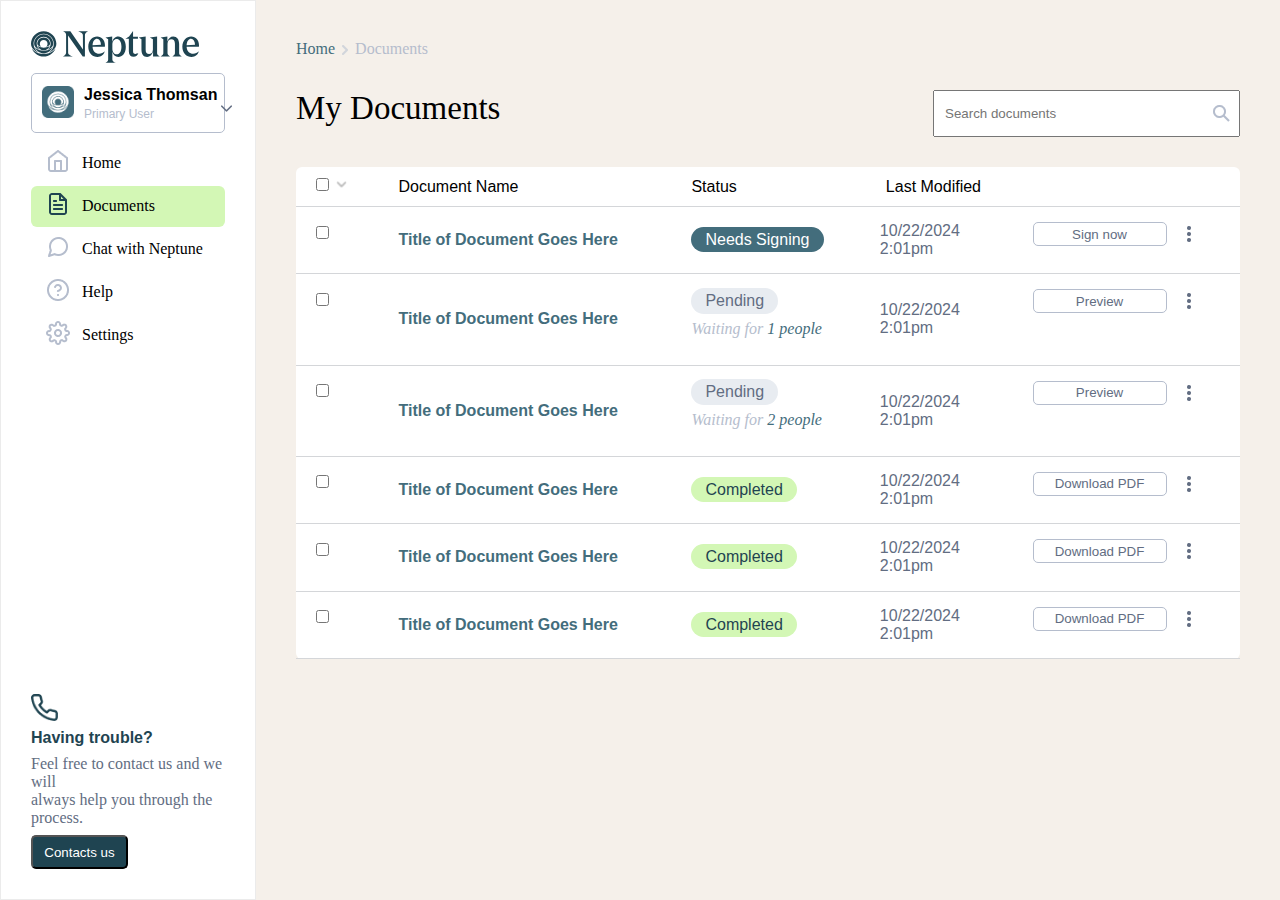
<file: index.html>
<!DOCTYPE html>
<html lang="en">

<head>
    <meta charset="UTF-8">
    <meta name="viewport" content="width=device-width, initial-scale=1.0">
    <title>Neptune</title>
    <link rel="stylesheet" href="style.css">
</head>

<body>
    <div class="full">
        <div class="sidebar">
            <div class="sidebar-top">
                <div class="a">
                    <img src="Assest/Icons/Union.svg">
                </div>
                <div class="b">
                    <div class="logo-user">
                        <div class="logo">
                            <img height="32px" src="Assest/Icons/Group 79.png">
                        </div>
                        <div class="user">
                            <span class="jessica">Jessica Thomsan<br><span class="primary-user">Primary User</span></span>
                        </div>
                    </div>
                    <div class="sidebar-arrow">
                        <img src="Assest/Icons/Icon Right.png">
                    </div>

                </div>
                <div class="list">
                    <div class="icon">
                        <div class="icon-img"><img src="Assest/Icons/home 1.png"></div>
                        <div class="icon-name">Home</div>
                    </div>
                    <div class="icon sidebar-documents">
                        <div class="icon-img"><img src="Assest/Icons/file-text 1.png"></div>
                        <div class="icon-name">Documents</div>
        
                        
                    </div>
                    <div class="icon">
                       <div class="icon-img"><img src="Assest/Icons/message-circle 1.png"></div>
                        <div class="icon-name">Chat with Neptune</div>
                    </div>
                    <div class="icon">
                       <div class="icon-img"><img src="Assest/Icons/help-circle 1.png"></div>
                        <div class="icon-name">Help</div>
                    </div>
                    <div class="icon">
                        <div class="icon-img"><img src="Assest/Icons/settings 1.png"></div>
                        <div class="icon-name">Settings</div>
                    </div>

                </div>
            </div>
            <div class="footer">
                <div class="footer-img">
                <img src="Assest/Icons/Vector (2).png" class="footer-img">
                </div>
                <div class="footer-trouble">
                    <span >Having trouble?</span>
                </div>
                <div class="footer-para">
                    <span>Feel free to contact us and we will <br>always help you through the
                        process.</span>
                </div>
                <div class="footer-button">
                    <button>Contacts us</button>
                </div>
                
            </div>  
        </div>
        <div class="main-content">
            <div class="tab1" >
                <span class="home">Home</span>
                <img src="Assest/Icons/chevron-right.png">
                <span class="documents">Documents</span>
            </div>
            <div class="tab2">
                <div class="my-documents">
                    <span>My Documents</span>
                </div>
                <div class="search">
                    <div class="search-doc"><input type="text" placeholder="Search documents"></div>
                    <div class="search-img"><img src="Assest/Icons/Layer_1.png"></div>

                </div>
            </div>
            
                <table class="table-class">
                    <thead>
                        <tr>
                            <th class="check">
                               <div class="checkbox"> <input type="checkbox"></div>
                                <div class="arrow"><img src="Assest/Icons/Icon Right (1).png" ></div>
                            </th>
                            <th class="head-row">Document Name</th>
                            <th class="head-row">Status</th>
                            <th class="head-row">Last Modified</th>
                            <th></th>
                        </tr>
                    </thead>
                    <tbody>
                        <tr class="row">
                            <td class="check">
                                <input type="checkbox">
                            </td>
                            <td class="doc">
                                Title of Document Goes Here
                            </td>
                            <td class="">
                                <span class="need-signing status">Needs Signing</span>
                            </td>
                            <td class="date">
                                10/22/2024<br>2:01pm
                            </td>
                            <td class="but-div">
                                <button class="but">Sign now</button>
                                <img src="Assest/Icons/more_vert_24dp_5F6368_FILL0_wght400_GRAD0_opsz24 2.png">
                            </td>
                        </tr>
                        <tr class="row">
                            <td class="check">
                                <input type="checkbox">
                            </td>
                            <td class="doc">
                                Title of Document Goes Here
                            </td>
                            <td class="waiting">
                                <div class="pending status">Pending</div>
                                <div class="W1">Waiting for<span class="W2"> 1 people</span></div>
                            </td>
                            <td class="date">
                                10/22/2024<br>2:01pm
                            </td>
                            <td class="but-div">
                                <button class="but">Preview</button>
                                <img src="Assest/Icons/more_vert_24dp_5F6368_FILL0_wght400_GRAD0_opsz24 2.png">
                            </td>
                        </tr>
                        <tr class="row">
                            <td class="check">
                                <input type="checkbox">
                            </td>
                            <td class="doc">
                                Title of Document Goes Here
                            </td>
                            <td class="waiting">
                                <span class="pending status">Pending</span>
                                <div class="W1">Waiting for<span class="W2"> 2 people</div></span>
                            </td>
                            <td class="date">
                                10/22/2024<br>2:01pm
                            </td>
                            <td class="but-div">
                                <button class="but">Preview</button>
                                <img src="Assest/Icons/more_vert_24dp_5F6368_FILL0_wght400_GRAD0_opsz24 2.png">
                            </td>
                        </tr>
                        <tr class="row">
                            <td class="check">
                                <input type="checkbox">
                            </td>
                            <td class="doc">
                                Title of Document Goes Here
                            </td>
                            <td class="">
                                <span class="Completed status">Completed</span>
                            </td>
                            <td class="date">
                                10/22/2024<br>2:01pm
                            </td>
                            <td class="but-div">
                                <button class="but">Download PDF</button>
                                <img src="Assest/Icons/more_vert_24dp_5F6368_FILL0_wght400_GRAD0_opsz24 2.png">
                            </td>
                        </tr>
                        <tr class="row">
                            <td class="check">
                                <input type="checkbox">
                            </td>
                            <td class="doc">
                                Title of Document Goes Here
                            </td>
                            <td class="">
                                <span class="Completed status">Completed</span>
                            </td>
                            <td class="date">
                                10/22/2024<br>2:01pm
                            </td>
                            <td class="but-div">
                                <button class="but">Download PDF</button>
                                <img src="Assest/Icons/more_vert_24dp_5F6368_FILL0_wght400_GRAD0_opsz24 2.png">
                            </td>
                        </tr>
                        <tr class="row">
                            <td class="check">
                                <input type="checkbox">
                            </td>
                            <td class="doc">
                                Title of Document Goes Here
                            </td>
                            <td class="">
                                <span class="Completed status">Completed</span>
                            </td>
                            <td class="date">
                                10/22/2024<br>2:01pm
                            </td>
                            <td class="but-div">
                                <button class="but">Download PDF</button>
                                <img src="Assest/Icons/more_vert_24dp_5F6368_FILL0_wght400_GRAD0_opsz24 2.png">
                            </td>
                        </tr>
                    </tbody>
                </table>

            
        </div>
    </div>
</body>

</html>
</file>
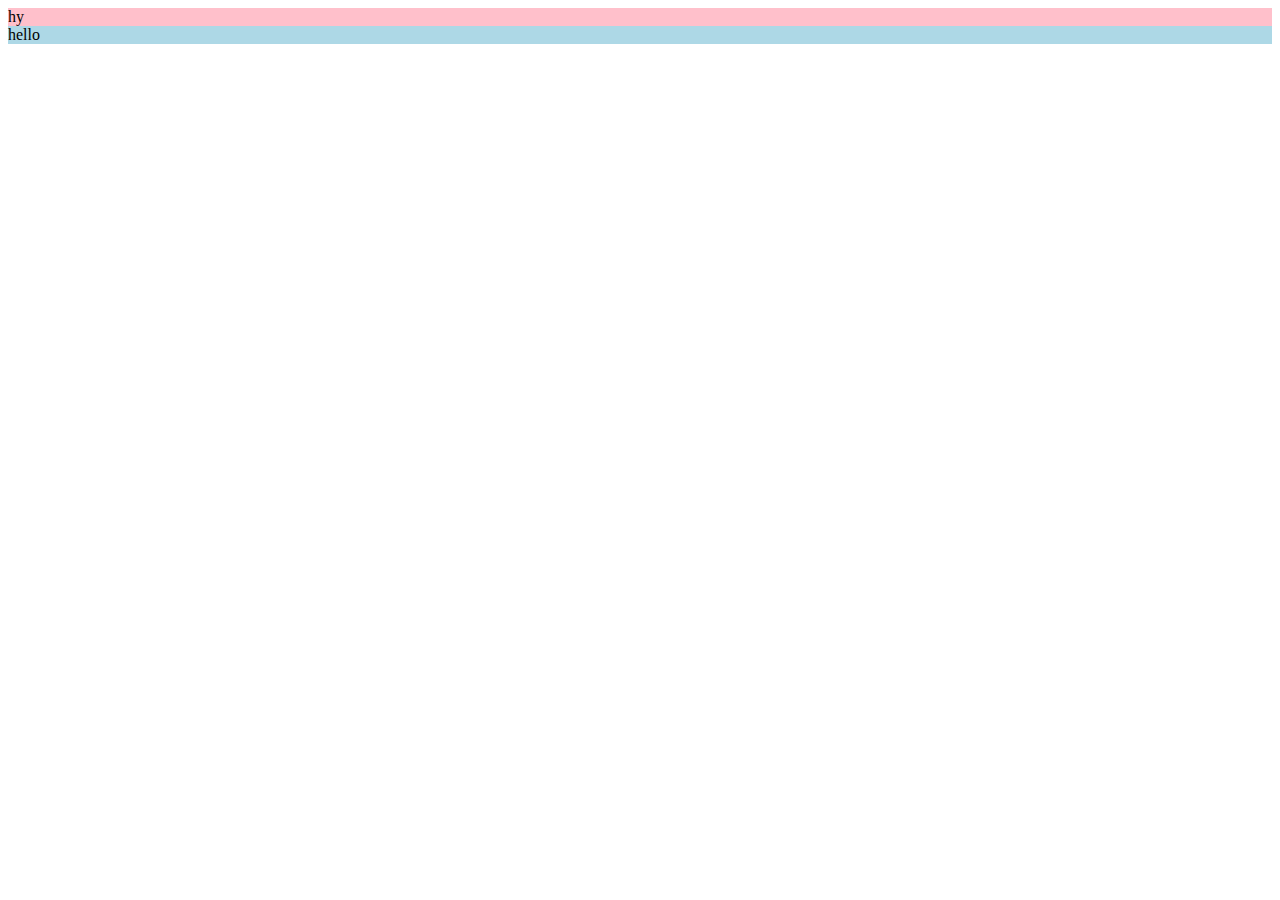
<file: learn/a.html>
<!DOCTYPE html>
<html lang="en">
<head>
    <meta charset="UTF-8">
    <meta name="viewport" content="width=device-width, initial-scale=1.0">
    <title>Document</title>
    <link rel="stylesheet" href="a.css">
</head>
<body>
    <div class="container">
        <div class="a">hy</div>
        <div class="b">hello</div>
    </div>
</body>
</html>
</file>
<file: style.css>
*{
    margin: 0;
    padding: 0;
    box-sizing: border-box;
}
html,body{
    height:100%;
    overflow: hidden;
}
.full{
    display: flex;
    height: 100vh;
    width:100%;
}
.sidebar{
    width: 20%;
    height: 100%;
    background-color: #FFFFFF;
    border: 1px solid #EBEBEB;
    display: flex;
    flex-direction: column;
    justify-content: space-between;
    padding:30px;
   
}
.sidebar-top{
    display: flex;
    flex-direction: column;
    gap: 10px;
}
.a{
    width: 136.11px;
    height:31.87px;
}
.b{
    height:60px;
    /* width:95%; */
    border:0.5px solid #B5BDCD;
    border-radius: 2px;
    display:flex;
    padding: 10px;
    justify-content: space-between;
    align-items: flex-end;
    border-radius: 5px;
    
}
.logo-user{
    display: flex;
    gap: 10px;
    justify-content: center;
    align-items: flex-end;

}
.user{
    display: flex;
    flex-direction: column;
    justify-content: center;
    align-items: center;
}
.jessica{
    font-family: "Spline Sans", sans-serif;
    font-weight: 600;
    font-size: 12x;
    white-space: nowrap;

}
.primary-user{
    font-family: "Spline Sans", sans-serif;
    font-weight: 400;
    font-size: 12px;
    color:#B5BDCD;
}

.list{
    display:flex;
    flex-direction: column;
    gap:2px;
   
} 
.icon{
     height:41px;
     /* width:250px; */
     display:flex;
     gap:12px;
     align-items: center;
     padding: 15px;
}
.sidebar-documents{
    background-color: #D3F7B5;
    border-radius: 6px;
    
}
.footer{
    font-family: "Spline Sans", sans-serif;
    display:flex;
    flex-direction: column;
    gap:8px;
}
.footer-img{
    width:27px;
    height:27px;
}
.footer-trouble{
    font-weight: 600;
    color:#1F4451;
    font-size:16px;
}
.footer-para{
   font-family: Spline Sans;
   font-weight: 400;
   font-size: 16px;
   color: #626D82;
}
.footer-button button{
    background-color: #1F4451;
    color: white;
    height: 34px;
    width: 97px;
    border-radius: 5px;
}
.main-content{
    
    background-color: #f5f0ea;
    display: flex;
    flex-direction: column;
    gap:30px;
    padding: 40px 40px;
    width:80%;
}
.tab1{
    display: flex;
    font-family: Spline Sans;
    font-weight: 400;
    font-size:16px;
}
.tab1 .home{
    color:#436d7c;
    
}
.tab1 .documents{
    color:#b5bdcd;
}
.tab2{
    display:flex;
    justify-content: space-between;    
}
.my-documents{
    font-family: Zin Display;
    font-weight: 400;
   font-style: Demo;
   font-size: 33px;
}
.search input {
  height:47px;
  width:307px;
  padding: 10px;
}
.search{
   position: relative;
}
.search img {
 position: absolute;
 top: 15px;
 right: 10px;
}
/* table styling */

.check{
    display: flex;
    gap:5px;
}
.arrow img{
    height:15px;
    width: 15px;
}
.date{
    color: #626D82;
    size:16px;
    padding:4px 14px;
}
.but-div{
    display: flex;
    padding:15px 14px;
    gap:10px;
}
.but-div img{
    height: 24px;
    width:24px;
   
}
.but{
    width:134px;
    height:24px;
    border: 1px solid #b5bdcd;
    border-radius: 5px;
    color:#626d82;
    background-color: white;
}
.table-div{
    padding: 20px;
    width:1048px;
    height:571px;
}

table {
  border-collapse: collapse;
  background-color: #FFFFFF;
  border-radius: 6px;
   font-family:Spline Sans;
   
   width:100%;
   height:60%;
}
table thead tr{
    text-align: left;
    border-bottom: 1px solid #d4d6d9;
    color: black;
    padding: 20px;
   
}
tbody tr{
    border-bottom: 1px solid #d4d6d9;
}
tbody .doc{
    color: #436D7C;
    font-weight: 600;
}
th,td{
    font-family: sans-serif;
    font-size: 16px;
    font-weight: 500;
    padding:10px 20px;
   
    
}
.need-signing{
    
    background-color: #436d7c ;
    
    color:white;
   
}
.pending{
    background-color: #E8ECF1 ;
    
    color:#626d82;
    
    /* width:37% ; */

}
.Completed{ 
    background-color:#D3F7B5 ;
    
    color:#1f4451;
    
}
.W1{
   font-size: 16px;
   color:#B5BDCD;
   font-family: Spline Sans;
   font-style: italic;
}
.W2{
   font-size: 16px;
   color:#436d7c;
   font-family: Spline Sans;
   font-style: italic;
} 
.status{
    width: fit-content;
    border-radius: 22px;
    padding: 4px 14px; 
}
.waiting{
    display: flex;
    flex-direction: column;
    gap:6px;
}
</file>
<file: learn/a.css>
.container{
    display:grid;
}
.a{
    background-color: pink;
}
.b{
    background-color: lightblue;
}
</file>
